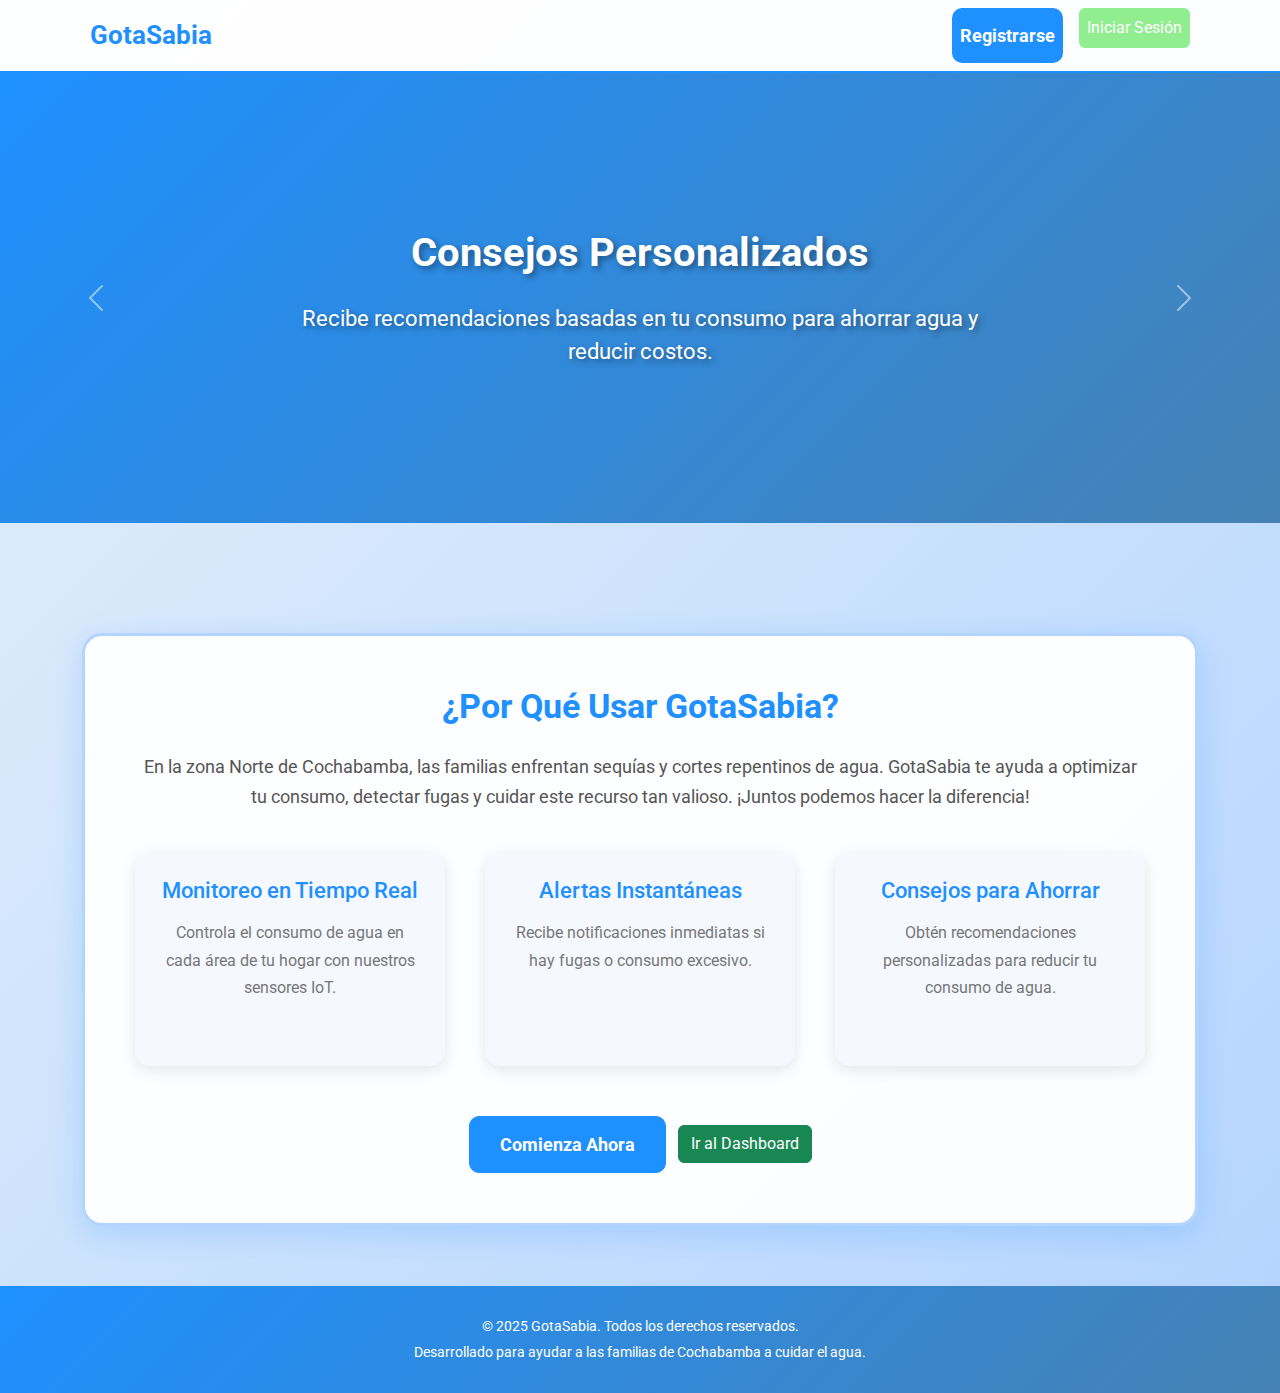
<file: index.html>
<!DOCTYPE html>
<html lang="es">

<head>
    <meta charset="UTF-8">
    <meta name="viewport" content="width=device-width, initial-scale=1.0">
    <title>Bienvenida - GotaSabia</title>
    <!-- Bootstrap CSS -->
    <link href="https://cdn.jsdelivr.net/npm/bootstrap@5.3.3/dist/css/bootstrap.min.css" rel="stylesheet"
        integrity="sha384-QWTKZyjpPEjISv5WaRU9OFeRpok6YctnYmDr5pNlyT2bRjXh0JMhjY6hW+ALEwIH" crossorigin="anonymous">
    <!-- Font Awesome para íconos -->
    <link rel="stylesheet" href="https://cdnjs.cloudflare.com/ajax/libs/font-awesome/6.5.2/css/all.min.css"
        integrity="sha512-SnH5WK+bZxgPHs44uWIX+LLJAJ9/2PkPKZ5QiAj6Ta86w+fsb2TkcmfRyVX3pBnMFcV7oQPJkl9QevSCWr3W6A=="
        crossorigin="anonymous" referrerpolicy="no-referrer" />
    <!-- CSS personalizado -->
    <link rel="stylesheet" href="index.css">
    <!-- Google Fonts -->
    <link href="https://fonts.googleapis.com/css2?family=Roboto:wght@400;700&display=swap" rel="stylesheet">
</head>

<body>
    <!-- Navbar -->
    <nav class="navbar navbar-expand-lg navbar-light bg-light shadow-sm">
        <div class="container">
            <a class="navbar-brand" href="#">
                <i class="fas fa-tint me-2"></i> GotaSabia
            </a>
            <button class="navbar-toggler" type="button" data-bs-toggle="collapse" data-bs-target="#navbarNav"
                aria-controls="navbarNav" aria-expanded="false" aria-label="Toggle navigation">
                <span class="navbar-toggler-icon"></span>
            </button>
            <div class="collapse navbar-collapse" id="navbarNav">
                <ul class="navbar-nav ms-auto">
                    <li class="nav-item">
                        <a class="nav-link btn btn-primary text-white mx-2" href="registro.html">Registrarse</a>
                    </li>
                    <li class="nav-item">
                        <a class="nav-link btn btn-success text-white mx-2" href="inicio-sesion.html">Iniciar Sesión</a>
                    </li>
                </ul>
            </div>
        </div>
    </nav>

    <!-- Carrusel -->
    <div id="welcomeCarousel" class="carousel slide" data-bs-ride="carousel">
        <div class="carousel-inner">
            <div class="carousel-item active">
                <div class="carousel-content">
                    <h1>¡Cuida el Agua con GotaSabia!</h1>
                    <p>En la zona Norte de Cochabamba, enfrentamos sequías y cortes de agua. Únete a nosotros para
                        optimizar tu consumo.</p>
                </div>
            </div>
            <div class="carousel-item">
                <div class="carousel-content">
                    <h1>Detecta Fugas al Instante</h1>
                    <p>Nuestros sensores IoT te alertan en tiempo real para que no desperdicies ni una gota.</p>
                </div>
            </div>
            <div class="carousel-item">
                <div class="carousel-content">
                    <h1>Consejos Personalizados</h1>
                    <p>Recibe recomendaciones basadas en tu consumo para ahorrar agua y reducir costos.</p>
                </div>
            </div>
        </div>
        <button class="carousel-control-prev" type="button" data-bs-target="#welcomeCarousel" data-bs-slide="prev">
            <span class="carousel-control-prev-icon" aria-hidden="true"></span>
            <span class="visually-hidden">Previous</span>
        </button>
        <button class="carousel-control-next" type="button" data-bs-target="#welcomeCarousel" data-bs-slide="next">
            <span class="carousel-control-next-icon" aria-hidden="true"></span>
            <span class="visually-hidden">Next</span>
        </button>
    </div>

    <!-- Sección de Introducción -->
    <section class="welcome-section">
        <div class="container">
            <div class="welcome-container">
                <h2>¿Por Qué Usar GotaSabia?</h2>
                <p>En la zona Norte de Cochabamba, las familias enfrentan sequías y cortes repentinos de agua. GotaSabia
                    te ayuda a optimizar tu consumo, detectar fugas y cuidar este recurso tan valioso. ¡Juntos podemos
                    hacer la diferencia!</p>
                <div class="features">
                    <div class="feature-item">
                        <i class="fas fa-water fa-2x"></i>
                        <h3>Monitoreo en Tiempo Real</h3>
                        <p>Controla el consumo de agua en cada área de tu hogar con nuestros sensores IoT.</p>
                    </div>
                    <div class="feature-item">
                        <i class="fas fa-exclamation-triangle fa-2x"></i>
                        <h3>Alertas Instantáneas</h3>
                        <p>Recibe notificaciones inmediatas si hay fugas o consumo excesivo.</p>
                    </div>
                    <div class="feature-item">
                        <i class="fas fa-lightbulb fa-2x"></i>
                        <h3>Consejos para Ahorrar</h3>
                        <p>Obtén recomendaciones personalizadas para reducir tu consumo de agua.</p>
                    </div>
                </div>
                <div class="cta">
                    <a href="registro.html" class="btn btn-primary">Comienza Ahora</a>
                    <a href="dashboard.html" class="btn btn-success ms-2">Ir al Dashboard</a>
                </div>

            </div>
        </div>
    </section>

    <!-- Footer -->
    <footer class="footer">
        <div class="container">
            <p>© 2025 GotaSabia. Todos los derechos reservados.</p>
            <p>Desarrollado para ayudar a las familias de Cochabamba a cuidar el agua.</p>
        </div>
    </footer>

    <!-- Bootstrap JS -->
    <script src="https://cdn.jsdelivr.net/npm/bootstrap@5.3.3/dist/js/bootstrap.bundle.min.js"
        integrity="sha384-YvpcrYf0tY3lHB60NNkmXc5s9fDVZLESaAA55NDzOxhy9GkcIdslK1eN7N6jIeHz"
        crossorigin="anonymous"></script>
</body>

</html>
</file>
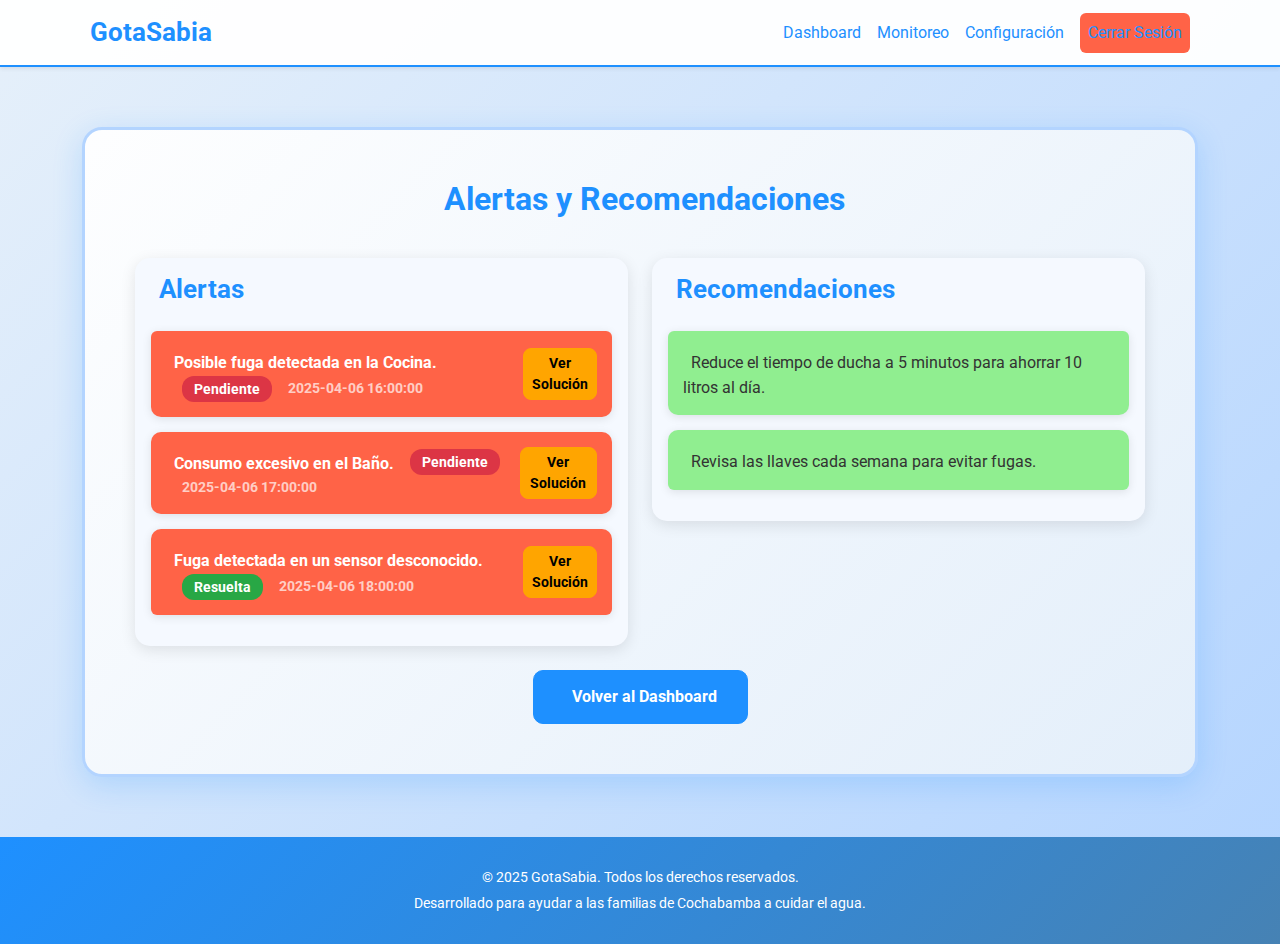
<file: alertas.html>
<!DOCTYPE html>
<html lang="es">
<head>
    <meta charset="UTF-8">
    <meta name="viewport" content="width=device-width, initial-scale=1.0">
    <title>Alertas y Recomendaciones - GotaSabia</title>
    <!-- Bootstrap CSS -->
    <link href="https://cdn.jsdelivr.net/npm/bootstrap@5.3.3/dist/css/bootstrap.min.css" rel="stylesheet" integrity="sha384-QWTKZyjpPEjISv5WaRU9OFeRpok6YctnYmDr5pNlyT2bRjXh0JMhjY6hW+ALEwIH" crossorigin="anonymous">
    <!-- Font Awesome para íconos -->
    <link rel="stylesheet" href="https://cdnjs.cloudflare.com/ajax/libs/font-awesome/6.5.2/css/all.min.css" integrity="sha512-SnH5WK+bZxgPHs44uWIX+LLJAJ9/2PkPKZ5QiAj6Ta86w+fsb2TkcmfRyVX3pBnMFcV7oQPJkl9QevSCWr3W6A==" crossorigin="anonymous" referrerpolicy="no-referrer" />
    <!-- CSS personalizado -->
    <link rel="stylesheet" href="alertas.css">
    <!-- Google Fonts -->
    <link href="https://fonts.googleapis.com/css2?family=Roboto:wght@400;700&display=swap" rel="stylesheet">
</head>
<body>
    <!-- Navbar -->
    <nav class="navbar navbar-expand-lg navbar-light bg-light shadow-sm">
        <div class="container">
            <a class="navbar-brand" href="dashboard.html">
                <i class="fas fa-tint me-2"></i> GotaSabia
            </a>
            <button class="navbar-toggler" type="button" data-bs-toggle="collapse" data-bs-target="#navbarNav" aria-controls="navbarNav" aria-expanded="false" aria-label="Toggle navigation">
                <span class="navbar-toggler-icon"></span>
            </button>
            <div class="collapse navbar-collapse" id="navbarNav">
                <ul class="navbar-nav ms-auto">
                    <li class="nav-item">
                        <a class="nav-link" href="dashboard.html">Dashboard</a>
                    </li>
                    <li class="nav-item">
                        <a class="nav-link" href="monitoreo.html">Monitoreo</a>
                    </li>
                    <li class="nav-item">
                        <a class="nav-link" href="configuracion.html">Configuración</a>
                    </li>
                    <li class="nav-item">
                        <a class="nav-link btn btn-danger text-white mx-2" href="bienvenida.html">Cerrar Sesión</a>
                    </li>
                </ul>
            </div>
        </div>
    </nav>

    <!-- Sección de Alertas y Recomendaciones -->
    <section class="alerts-section">
        <div class="container">
            <div class="alerts-container">
                <h2><i class="fas fa-bell me-2"></i> Alertas y Recomendaciones</h2>
                <div class="row">
                    <div class="col-md-6">
                        <div class="card mb-4">
                            <div class="card-body">
                                <h3><i class="fas fa-exclamation-triangle me-2"></i> Alertas</h3>
                                <ul class="list-group">
                                    <li class="list-group-item alert-item d-flex justify-content-between align-items-center">
                                        <div class="d-flex align-items-center flex-wrap">
                                            <span><i class="fas fa-exclamation-circle me-2"></i> Posible fuga detectada en la Cocina.</span>
                                            <span class="badge bg-danger ms-3">Pendiente</span>
                                            <small class="text-muted ms-3">2025-04-06 16:00:00</small>
                                        </div>
                                        <button class="btn btn-sm btn-warning">Ver Solución</button>
                                    </li>
                                    <li class="list-group-item alert-item d-flex justify-content-between align-items-center">
                                        <div class="d-flex align-items-center flex-wrap">
                                            <span><i class="fas fa-exclamation-circle me-2"></i> Consumo excesivo en el Baño.</span>
                                            <span class="badge bg-danger ms-3">Pendiente</span>
                                            <small class="text-muted ms-3">2025-04-06 17:00:00</small>
                                        </div>
                                        <button class="btn btn-sm btn-warning">Ver Solución</button>
                                    </li>
                                    <li class="list-group-item alert-item d-flex justify-content-between align-items-center">
                                        <div class="d-flex align-items-center flex-wrap">
                                            <span><i class="fas fa-exclamation-circle me-2"></i> Fuga detectada en un sensor desconocido.</span>
                                            <span class="badge bg-success ms-3">Resuelta</span>
                                            <small class="text-muted ms-3">2025-04-06 18:00:00</small>
                                        </div>
                                        <button class="btn btn-sm btn-warning">Ver Solución</button>
                                    </li>
                                </ul>
                            </div>
                        </div>
                    </div>
                    <div class="col-md-6">
                        <div class="card mb-4">
                            <div class="card-body">
                                <h3><i class="fas fa-lightbulb me-2"></i> Recomendaciones</h3>
                                <ul class="list-group">
                                    <li class="list-group-item tip-item">
                                        <i class="fas fa-lightbulb me-2"></i> Reduce el tiempo de ducha a 5 minutos para ahorrar 10 litros al día.
                                    </li>
                                    <li class="list-group-item tip-item">
                                        <i class="fas fa-lightbulb me-2"></i> Revisa las llaves cada semana para evitar fugas.
                                    </li>
                                </ul>
                            </div>
                        </div>
                    </div>
                </div>
                <div class="text-center">
                    <a href="dashboard.html" class="btn btn-primary"><i class="fas fa-arrow-left me-2"></i> Volver al Dashboard</a>
                </div>
            </div>
        </div>
    </section>

    <!-- Footer -->
    <footer class="footer">
        <div class="container">
            <p>© 2025 GotaSabia. Todos los derechos reservados.</p>
            <p>Desarrollado para ayudar a las familias de Cochabamba a cuidar el agua.</p>
        </div>
    </footer>

    <!-- Bootstrap JS -->
    <script src="https://cdn.jsdelivr.net/npm/bootstrap@5.3.3/dist/js/bootstrap.bundle.min.js" integrity="sha384-YvpcrYf0tY3lHB60NNkmXc5s9fDVZLESaAA55NDzOxhy9GkcIdslK1eN7N6jIeHz" crossorigin="anonymous"></script>
</body>
</html>
</file>
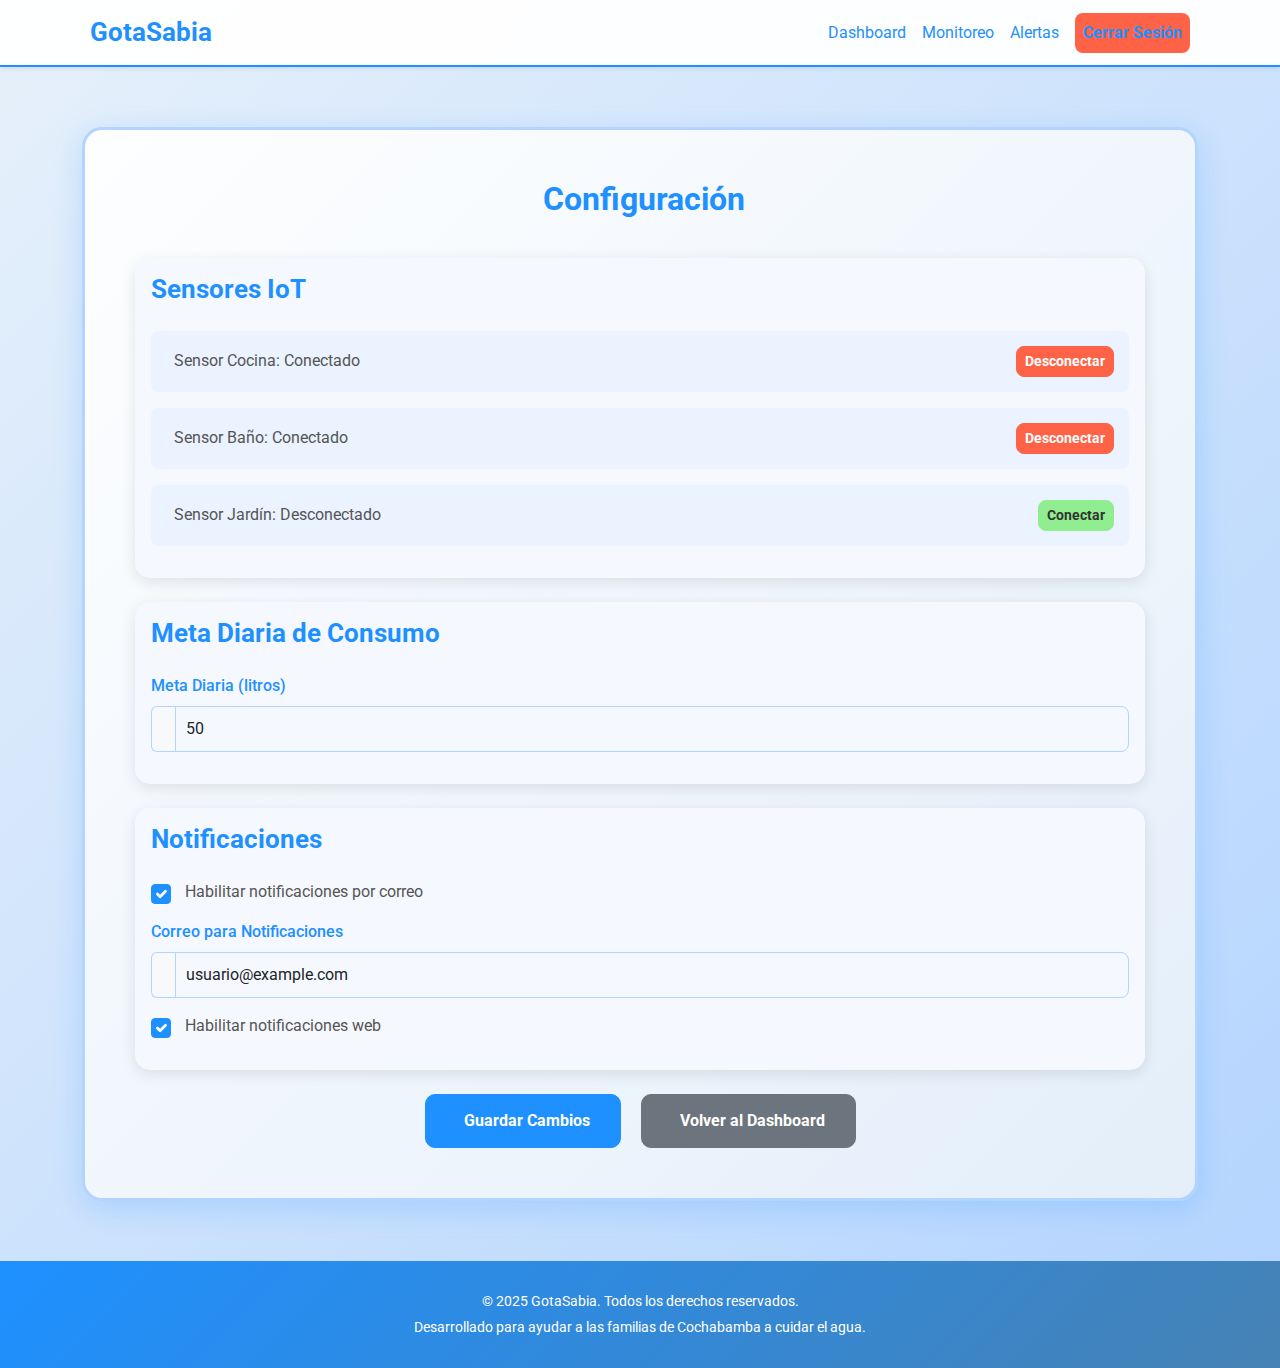
<file: configuracion.html>
<!DOCTYPE html>
<html lang="es">
<head>
    <meta charset="UTF-8">
    <meta name="viewport" content="width=device-width, initial-scale=1.0">
    <title>Configuración - GotaSabia</title>
    <!-- Bootstrap CSS -->
    <link href="https://cdn.jsdelivr.net/npm/bootstrap@5.3.3/dist/css/bootstrap.min.css" rel="stylesheet" integrity="sha384-QWTKZyjpPEjISv5WaRU9OFeRpok6YctnYmDr5pNlyT2bRjXh0JMhjY6hW+ALEwIH" crossorigin="anonymous">
    <!-- Font Awesome para íconos -->
    <link rel="stylesheet" href="https://cdnjs.cloudflare.com/ajax/libs/font-awesome/6.5.2/css/all.min.css" integrity="sha512-SnH5WK+bZxgPHs44uWIX+LLJAJ9/2PkPKZ5QiAj6Ta86w+fsb2TkcmfRyVX3pBnMFcV7oQPJkl9QevSCWr3W6A==" crossorigin="anonymous" referrerpolicy="no-referrer" />
    <!-- CSS personalizado -->
    <link rel="stylesheet" href="configuracion.css">
    <!-- Google Fonts -->
    <link href="https://fonts.googleapis.com/css2?family=Roboto:wght@400;700&display=swap" rel="stylesheet">
</head>
<body>
    <!-- Navbar -->
    <nav class="navbar navbar-expand-lg navbar-light bg-light shadow-sm">
        <div class="container">
            <a class="navbar-brand" href="dashboard.html">
                <i class="fas fa-tint me-2"></i> GotaSabia
            </a>
            <button class="navbar-toggler" type="button" data-bs-toggle="collapse" data-bs-target="#navbarNav" aria-controls="navbarNav" aria-expanded="false" aria-label="Toggle navigation">
                <span class="navbar-toggler-icon"></span>
            </button>
            <div class="collapse navbar-collapse" id="navbarNav">
                <ul class="navbar-nav ms-auto">
                    <li class="nav-item">
                        <a class="nav-link" href="dashboard.html">Dashboard</a>
                    </li>
                    <li class="nav-item">
                        <a class="nav-link" href="monitoreo.html">Monitoreo</a>
                    </li>
                    <li class="nav-item">
                        <a class="nav-link" href="alertas.html">Alertas</a>
                    </li>
                    <li class="nav-item">
                        <a class="nav-link btn btn-danger text-white mx-2" href="bienvenida.html">Cerrar Sesión</a>
                    </li>
                </ul>
            </div>
        </div>
    </nav>

    <!-- Sección de Configuración -->
    <section class="settings-section">
        <div class="container">
            <div class="settings-container">
                <h2><i class="fas fa-cog me-2"></i> Configuración</h2>
                <form>
                    <!-- Sensores IoT -->
                    <div class="card mb-4">
                        <div class="card-body">
                            <h3>Sensores IoT</h3>
                            <div class="sensor-list">
                                <div class="d-flex justify-content-between align-items-center mb-3">
                                    <span><i class="fas fa-sink me-2"></i> Sensor Cocina: Conectado</span>
                                    <button type="button" class="btn btn-sm btn-danger">Desconectar</button>
                                </div>
                                <div class="d-flex justify-content-between align-items-center mb-3">
                                    <span><i class="fas fa-shower me-2"></i> Sensor Baño: Conectado</span>
                                    <button type="button" class="btn btn-sm btn-danger">Desconectar</button>
                                </div>
                                <div class="d-flex justify-content-between align-items-center mb-3">
                                    <span><i class="fas fa-leaf me-2"></i> Sensor Jardín: Desconectado</span>
                                    <button type="button" class="btn btn-sm btn-success">Conectar</button>
                                </div>
                            </div>
                        </div>
                    </div>

                    <!-- Meta Diaria de Consumo -->
                    <div class="card mb-4">
                        <div class="card-body">
                            <h3>Meta Diaria de Consumo</h3>
                            <div class="mb-3">
                                <label for="daily-goal" class="form-label">Meta Diaria (litros)</label>
                                <div class="input-group">
                                    <span class="input-group-text bg-light"><i class="fas fa-tint"></i></span>
                                    <input type="number" class="form-control" id="daily-goal" value="50" min="0" step="1" required>
                                </div>
                            </div>
                        </div>
                    </div>

                    <!-- Notificaciones -->
                    <div class="card mb-4">
                        <div class="card-body">
                            <h3>Notificaciones</h3>
                            <div class="mb-3 form-check">
                                <input type="checkbox" class="form-check-input" id="email-notifications" name="notif_corre" value="1" checked onchange="toggleEmailField()">
                                <label class="form-check-label" for="email-notifications">Habilitar notificaciones por correo</label>
                            </div>
                            <div class="mb-3" id="email-field">
                                <label for="notification-email" class="form-label">Correo para Notificaciones</label>
                                <div class="input-group">
                                    <span class="input-group-text bg-light"><i class="fas fa-envelope"></i></span>
                                    <input type="email" class="form-control" id="notification-email" name="notification_email" placeholder="Ingresa el correo para notificaciones" value="usuario@example.com" required>
                                </div>
                            </div>
                            <div class="mb-3 form-check">
                                <input type="checkbox" class="form-check-input" id="web-notifications" name="notif_web" value="1" checked>
                                <label class="form-check-label" for="web-notifications">Habilitar notificaciones web</label>
                            </div>
                        </div>
                    </div>

                    <!-- Botones de Acción -->
                    <div class="text-center">
                        <button type="submit" class="btn btn-primary"><i class="fas fa-save me-2"></i> Guardar Cambios</button>
                        <a href="dashboard.html" class="btn btn-secondary ms-3"><i class="fas fa-arrow-left me-2"></i> Volver al Dashboard</a>
                    </div>
                </form>
            </div>
        </div>
    </section>

    <!-- Footer -->
    <footer class="footer">
        <div class="container">
            <p>© 2025 GotaSabia. Todos los derechos reservados.</p>
            <p>Desarrollado para ayudar a las familias de Cochabamba a cuidar el agua.</p>
        </div>
    </footer>

    <!-- Bootstrap JS -->
    <script src="https://cdn.jsdelivr.net/npm/bootstrap@5.3.3/dist/js/bootstrap.bundle.min.js" integrity="sha384-YvpcrYf0tY3lHB60NNkmXc5s9fDVZLESaAA55NDzOxhy9GkcIdslK1eN7N6jIeHz" crossorigin="anonymous"></script>
    <!-- Script para mostrar/ocultar el campo de correo -->
    <script>
        function toggleEmailField() {
            const emailField = document.getElementById('email-field');
            const emailCheckbox = document.getElementById('email-notifications');
            emailField.style.display = emailCheckbox.checked ? 'block' : 'none';
            // Ajustar el valor del checkbox a 1 o 0
            emailCheckbox.value = emailCheckbox.checked ? '1' : '0';
        }

        // Inicializar el estado del campo de correo al cargar la página
        document.addEventListener('DOMContentLoaded', toggleEmailField);

        // Ajustar el valor del checkbox de notificaciones web a 1 o 0
        const webCheckbox = document.getElementById('web-notifications');
        webCheckbox.addEventListener('change', function() {
            this.value = this.checked ? '1' : '0';
        });
    </script>
</body>
</html>
</file>
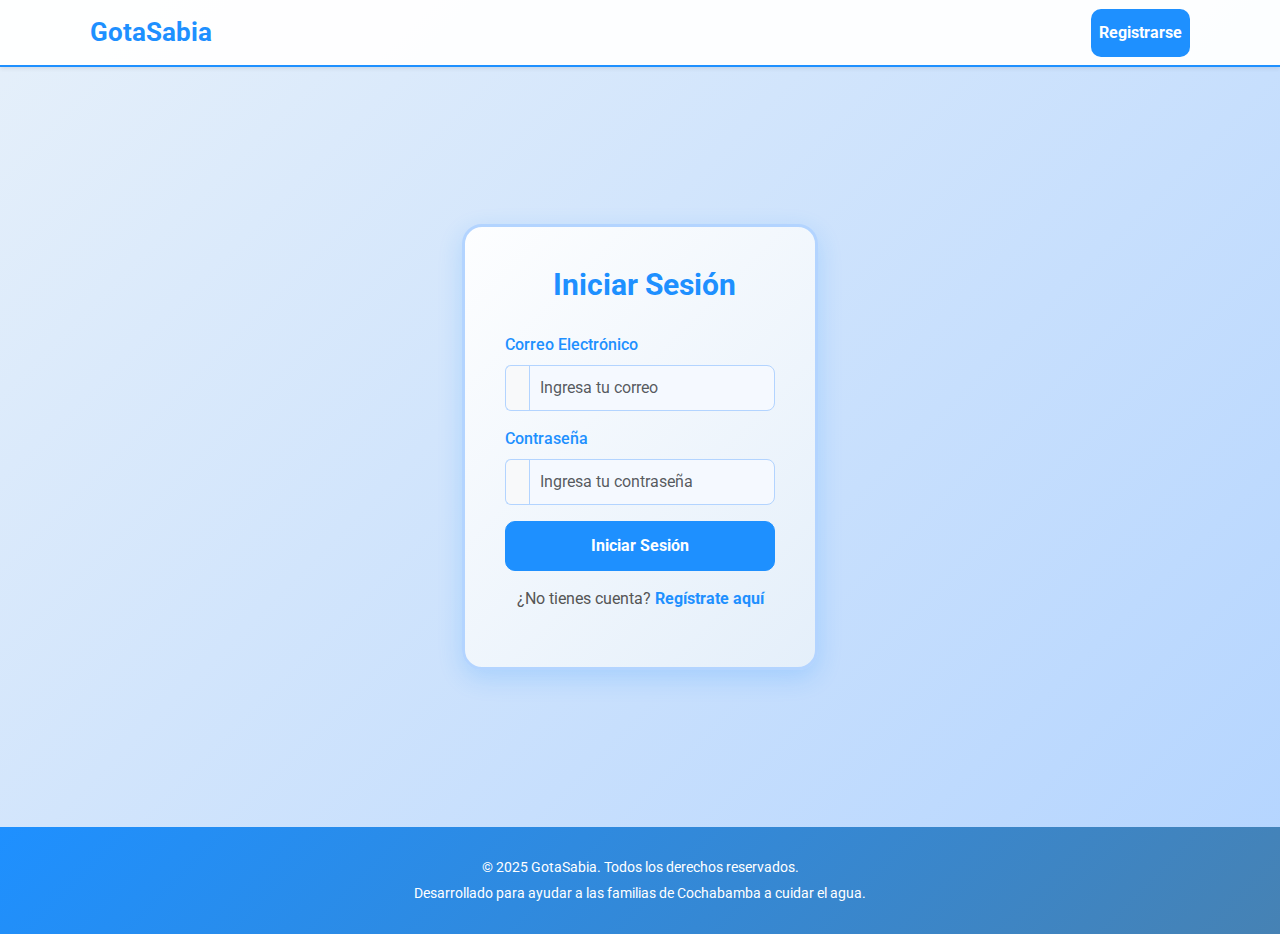
<file: inicio-sesion.html>
<!DOCTYPE html>
<html lang="es">
<head>
    <meta charset="UTF-8">
    <meta name="viewport" content="width=device-width, initial-scale=1.0">
    <title>Inicio de Sesión - GotaSabia</title>
    <!-- Bootstrap CSS -->
    <link href="https://cdn.jsdelivr.net/npm/bootstrap@5.3.3/dist/css/bootstrap.min.css" rel="stylesheet" integrity="sha384-QWTKZyjpPEjISv5WaRU9OFeRpok6YctnYmDr5pNlyT2bRjXh0JMhjY6hW+ALEwIH" crossorigin="anonymous">
    <!-- Font Awesome para íconos -->
    <link rel="stylesheet" href="https://cdnjs.cloudflare.com/ajax/libs/font-awesome/6.5.2/css/all.min.css" integrity="sha512-SnH5WK+bZxgPHs44uWIX+LLJAJ9/2PkPKZ5QiAj6Ta86w+fsb2TkcmfRyVX3pBnMFcV7oQPJkl9QevSCWr3W6A==" crossorigin="anonymous" referrerpolicy="no-referrer" />
    <!-- CSS personalizado -->
    <link rel="stylesheet" href="inicio-sesion.css">
    <!-- Google Fonts -->
    <link href="https://fonts.googleapis.com/css2?family=Roboto:wght@400;700&display=swap" rel="stylesheet">
</head>
<body>
    <!-- Navbar -->
    <nav class="navbar navbar-expand-lg navbar-light bg-light shadow-sm">
        <div class="container">
            <a class="navbar-brand" href="bienvenida.html">
                <i class="fas fa-tint me-2"></i> GotaSabia
            </a>
            <button class="navbar-toggler" type="button" data-bs-toggle="collapse" data-bs-target="#navbarNav" aria-controls="navbarNav" aria-expanded="false" aria-label="Toggle navigation">
                <span class="navbar-toggler-icon"></span>
            </button>
            <div class="collapse navbar-collapse" id="navbarNav">
                <ul class="navbar-nav ms-auto">
                    <li class="nav-item">
                        <a class="nav-link btn btn-primary text-white mx-2" href="registro.html">Registrarse</a>
                    </li>
                </ul>
            </div>
        </div>
    </nav>

    <!-- Sección de Inicio de Sesión -->
    <section class="login-section">
        <div class="container">
            <div class="row justify-content-center">
                <div class="col-md-6 col-lg-4">
                    <div class="login-container">
                        <h2><i class="fas fa-sign-in-alt me-2"></i> Iniciar Sesión</h2>
                        <form>
                            <div class="mb-3 position-relative">
                                <label for="login-email" class="form-label">Correo Electrónico</label>
                                <div class="input-group">
                                    <span class="input-group-text bg-light"><i class="fas fa-envelope"></i></span>
                                    <input type="email" class="form-control" id="login-email" placeholder="Ingresa tu correo" required>
                                </div>
                            </div>
                            <div class="mb-3 position-relative">
                                <label for="login-password" class="form-label">Contraseña</label>
                                <div class="input-group">
                                    <span class="input-group-text bg-light"><i class="fas fa-lock"></i></span>
                                    <input type="password" class="form-control" id="login-password" placeholder="Ingresa tu contraseña" required>
                                </div>
                            </div>
                            <button type="submit" class="btn btn-primary w-100">Iniciar Sesión</button>
                        </form>
                        <p class="mt-3 text-center">¿No tienes cuenta? <a href="registro.html" class="register-link">Regístrate aquí</a></p>
                    </div>
                </div>
            </div>
        </div>
    </section>

    <!-- Footer -->
    <footer class="footer">
        <div class="container">
            <p>© 2025 GotaSabia. Todos los derechos reservados.</p>
            <p>Desarrollado para ayudar a las familias de Cochabamba a cuidar el agua.</p>
        </div>
    </footer>

    <!-- Bootstrap JS -->
    <script src="https://cdn.jsdelivr.net/npm/bootstrap@5.3.3/dist/js/bootstrap.bundle.min.js" integrity="sha384-YvpcrYf0tY3lHB60NNkmXc5s9fDVZLESaAA55NDzOxhy9GkcIdslK1eN7N6jIeHz" crossorigin="anonymous"></script>
</body>
</html>
</file>
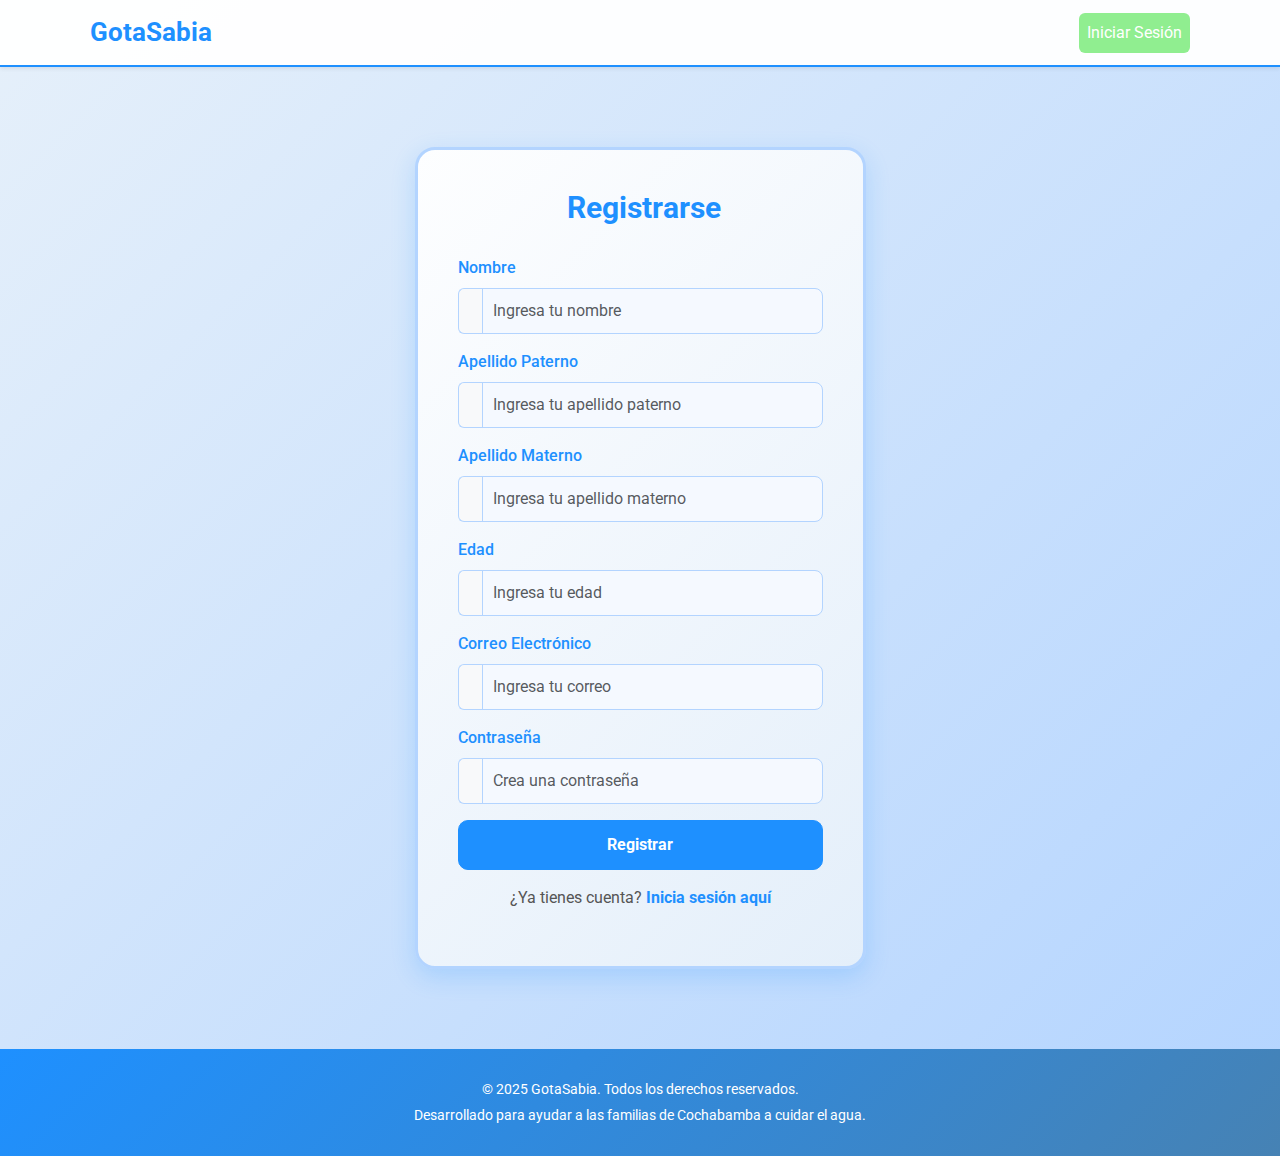
<file: registro.html>
<!DOCTYPE html>
<html lang="es">
<head>
    <meta charset="UTF-8">
    <meta name="viewport" content="width=device-width, initial-scale=1.0">
    <title>Registro - GotaSabia</title>
    <!-- Bootstrap CSS -->
    <link href="https://cdn.jsdelivr.net/npm/bootstrap@5.3.3/dist/css/bootstrap.min.css" rel="stylesheet" integrity="sha384-QWTKZyjpPEjISv5WaRU9OFeRpok6YctnYmDr5pNlyT2bRjXh0JMhjY6hW+ALEwIH" crossorigin="anonymous">
    <!-- Font Awesome para íconos -->
    <link rel="stylesheet" href="https://cdnjs.cloudflare.com/ajax/libs/font-awesome/6.5.2/css/all.min.css" integrity="sha512-SnH5WK+bZxgPHs44uWIX+LLJAJ9/2PkPKZ5QiAj6Ta86w+fsb2TkcmfRyVX3pBnMFcV7oQPJkl9QevSCWr3W6A==" crossorigin="anonymous" referrerpolicy="no-referrer" />
    <!-- CSS personalizado -->
    <link rel="stylesheet" href="registro.css">
    <!-- Google Fonts -->
    <link href="https://fonts.googleapis.com/css2?family=Roboto:wght@400;700&display=swap" rel="stylesheet">
</head>
<body>
    <!-- Navbar -->
    <nav class="navbar navbar-expand-lg navbar-light bg-light shadow-sm">
        <div class="container">
            <a class="navbar-brand" href="bienvenida.html">
                <i class="fas fa-tint me-2"></i> GotaSabia
            </a>
            <button class="navbar-toggler" type="button" data-bs-toggle="collapse" data-bs-target="#navbarNav" aria-controls="navbarNav" aria-expanded="false" aria-label="Toggle navigation">
                <span class="navbar-toggler-icon"></span>
            </button>
            <div class="collapse navbar-collapse" id="navbarNav">
                <ul class="navbar-nav ms-auto">
                    <li class="nav-item">
                        <a class="nav-link btn btn-success text-white mx-2" href="inicio-sesion.html">Iniciar Sesión</a>
                    </li>
                </ul>
            </div>
        </div>
    </nav>

    <!-- Sección de Registro -->
    <section class="register-section">
        <div class="container">
            <div class="row justify-content-center">
                <div class="col-md-6 col-lg-5">
                    <div class="register-container">
                        <h2><i class="fas fa-user-plus me-2"></i> Registrarse</h2>
                        <form>
                            <div class="mb-3 position-relative">
                                <label for="reg-firstname" class="form-label">Nombre</label>
                                <div class="input-group">
                                    <span class="input-group-text bg-light"><i class="fas fa-user"></i></span>
                                    <input type="text" class="form-control" id="reg-firstname" placeholder="Ingresa tu nombre" required>
                                </div>
                            </div>
                            <div class="mb-3 position-relative">
                                <label for="reg-lastname-paternal" class="form-label">Apellido Paterno</label>
                                <div class="input-group">
                                    <span class="input-group-text bg-light"><i class="fas fa-user"></i></span>
                                    <input type="text" class="form-control" id="reg-lastname-paternal" placeholder="Ingresa tu apellido paterno" required>
                                </div>
                            </div>
                            <div class="mb-3 position-relative">
                                <label for="reg-lastname-maternal" class="form-label">Apellido Materno</label>
                                <div class="input-group">
                                    <span class="input-group-text bg-light"><i class="fas fa-user"></i></span>
                                    <input type="text" class="form-control" id="reg-lastname-maternal" placeholder="Ingresa tu apellido materno" required>
                                </div>
                            </div>
                            <div class="mb-3 position-relative">
                                <label for="reg-age" class="form-label">Edad</label>
                                <div class="input-group">
                                    <span class="input-group-text bg-light"><i class="fas fa-calendar-alt"></i></span>
                                    <input type="number" class="form-control" id="reg-age" placeholder="Ingresa tu edad" min="0" required>
                                </div>
                            </div>
                            <div class="mb-3 position-relative">
                                <label for="reg-email" class="form-label">Correo Electrónico</label>
                                <div class="input-group">
                                    <span class="input-group-text bg-light"><i class="fas fa-envelope"></i></span>
                                    <input type="email" class="form-control" id="reg-email" placeholder="Ingresa tu correo" required>
                                </div>
                            </div>
                            <div class="mb-3 position-relative">
                                <label for="reg-password" class="form-label">Contraseña</label>
                                <div class="input-group">
                                    <span class="input-group-text bg-light"><i class="fas fa-lock"></i></span>
                                    <input type="password" class="form-control" id="reg-password" placeholder="Crea una contraseña" required>
                                </div>
                            </div>
                            <button type="submit" class="btn btn-primary w-100">Registrar</button>
                        </form>
                        <p class="mt-3 text-center">¿Ya tienes cuenta? <a href="inicio-sesion.html" class="login-link">Inicia sesión aquí</a></p>
                    </div>
                </div>
            </div>
        </div>
    </section>

    <!-- Footer -->
    <footer class="footer">
        <div class="container">
            <p>© 2025 GotaSabia. Todos los derechos reservados.</p>
            <p>Desarrollado para ayudar a las familias de Cochabamba a cuidar el agua.</p>
        </div>
    </footer>

    <!-- Bootstrap JS -->
    <script src="https://cdn.jsdelivr.net/npm/bootstrap@5.3.3/dist/js/bootstrap.bundle.min.js" integrity="sha384-YvpcrYf0tY3lHB60NNkmXc5s9fDVZLESaAA55NDzOxhy9GkcIdslK1eN7N6jIeHz" crossorigin="anonymous"></script>
</body>
</html>
</file>
<file: index.css>
* {
    margin: 0;
    padding: 0;
    box-sizing: border-box;
    font-family: 'Roboto', sans-serif;
}

body {
    background: linear-gradient(135deg, #E6F0FA 0%, #B3D4FF 100%);
    position: relative;
    overflow-x: hidden;
}

/* Estilos del Navbar */
.navbar {
    background-color: rgba(255, 255, 255, 0.95) !important;
    border-bottom: 2px solid #1E90FF;
    box-shadow: 0 2px 10px rgba(30, 144, 255, 0.1);
}

.navbar-brand {
    font-size: 26px;
    font-weight: bold;
    color: #1E90FF !important;
}

.navbar-brand i {
    color: #1E90FF;
}

.nav-link.btn-primary {
    background-color: #1E90FF;
    border-color: #1E90FF;
    transition: background-color 0.3s ease, transform 0.1s ease;
}

.nav-link.btn-primary:hover {
    background-color: #187BCD;
    transform: scale(1.05);
}

.nav-link.btn-success {
    background-color: #90EE90;
    border-color: #90EE90;
    color: #333;
    transition: background-color 0.3s ease, transform 0.1s ease;
}

.nav-link.btn-success:hover {
    background-color: #77DD77;
    transform: scale(1.05);
}

/* Estilos del Carrusel */
.carousel {
    margin-bottom: 50px;
}

.carousel-item {
    height: 450px;
    background: linear-gradient(135deg, #1E90FF 0%, #4682B4 100%);
    display: flex;
    justify-content: center;
    align-items: center;
    text-align: center;
}

.carousel-content {
    color: white;
    text-shadow: 3px 3px 6px rgba(0, 0, 0, 0.4);
}

.carousel-content h1 {
    font-size: 40px;
    margin-bottom: 25px;
    font-weight: bold;
}

.carousel-content p {
    font-size: 22px;
    max-width: 700px;
    margin: 0 auto;
    line-height: 1.5;
}

/* Sección de Introducción */
.welcome-section {
    padding: 60px 0;
}

.welcome-container {
    background-color: rgba(255, 255, 255, 0.95);
    padding: 50px;
    border-radius: 20px;
    box-shadow: 0 8px 30px rgba(30, 144, 255, 0.2);
    border: 3px solid #B3D4FF;
    text-align: center;
    transition: transform 0.3s ease;
}

.welcome-container:hover {
    transform: translateY(-5px);
}

.welcome-container h2 {
    font-size: 34px;
    color: #1E90FF;
    margin-bottom: 25px;
    font-weight: bold;
}

.welcome-container p {
    font-size: 18px;
    line-height: 1.7;
    color: #555;
    margin-bottom: 40px;
}

.features {
    display: flex;
    flex-wrap: wrap;
    justify-content: center;
    gap: 40px;
    margin-bottom: 50px;
}

.feature-item {
    flex: 1;
    min-width: 280px;
    text-align: center;
    padding: 25px;
    background-color: #F5F9FF;
    border-radius: 15px;
    box-shadow: 0 4px 15px rgba(0, 0, 0, 0.1);
    transition: transform 0.3s ease, background-color 0.3s ease;
}

.feature-item:hover {
    transform: translateY(-10px);
    background-color: #E6F0FA;
}

.feature-item i {
    margin-bottom: 20px;
}

.feature-item i.fa-water {
    color: #1E90FF;
}

.feature-item i.fa-exclamation-triangle {
    color: #FFA500;
}

.feature-item i.fa-lightbulb {
    color: #90EE90;
}

.feature-item h3 {
    font-size: 22px;
    color: #1E90FF;
    margin-bottom: 15px;
}

.feature-item p {
    font-size: 16px;
    color: #777;
}

.cta {
    margin-top: 30px;
}

.btn-primary {
    background-color: #1E90FF;
    border-color: #1E90FF;
    padding: 14px 30px;
    font-size: 18px;
    font-weight: bold;
    border-radius: 10px;
    transition: background-color 0.3s ease, transform 0.1s ease;
}

.btn-primary:hover {
    background-color: #187BCD;
    transform: scale(1.05);
}

/* Footer */
.footer {
    background: linear-gradient(135deg, #1E90FF 0%, #4682B4 100%);
    color: white;
    padding: 25px 0;
    text-align: center;
    position: relative;
    bottom: 0;
    width: 100%;
}

.footer p {
    margin: 5px 0;
    font-size: 14px;
}
</file>
<file: alertas.css>
* {
    margin: 0;
    padding: 0;
    box-sizing: border-box;
    font-family: 'Roboto', sans-serif;
}

body {
    background: linear-gradient(135deg, #E6F0FA 0%, #B3D4FF 100%);
}

/* Estilos del Navbar */
.navbar {
    background-color: rgba(255, 255, 255, 0.95) !important;
    border-bottom: 2px solid #1E90FF;
    box-shadow: 0 2px 10px rgba(30, 144, 255, 0.1);
}

.navbar-brand {
    font-size: 26px;
    font-weight: bold;
    color: #1E90FF !important;
}

.navbar-brand i {
    color: #1E90FF;
}

.nav-link {
    font-size: 16px;
    color: #1E90FF !important;
    transition: color 0.3s ease;
}

.nav-link:hover {
    color: #187BCD !important;
}

.nav-link.btn-danger {
    background-color: #FF6347;
    border-color: #FF6347;
    transition: background-color 0.3s ease, transform 0.1s ease;
}

.nav-link.btn-danger:hover {
    background-color: #FF4500;
    transform: scale(1.05);
}

/* Sección de Alertas */
.alerts-section {
    padding: 60px 0;
    min-height: calc(100vh - 140px);
}

.alerts-container {
    background: linear-gradient(135deg, rgba(255, 255, 255, 0.95) 0%, rgba(230, 240, 250, 0.95) 100%);
    padding: 50px;
    border-radius: 20px;
    box-shadow: 0 8px 30px rgba(30, 144, 255, 0.2);
    border: 3px solid #B3D4FF;
    transition: transform 0.3s ease;
}

.alerts-container:hover {
    transform: translateY(-5px);
}

.alerts-container h2 {
    font-size: 32px;
    color: #1E90FF;
    margin-bottom: 40px;
    text-align: center;
    font-weight: bold;
}

.alerts-container h2 i {
    color: #1E90FF;
}

.card {
    border: none;
    border-radius: 15px;
    box-shadow: 0 4px 15px rgba(0, 0, 0, 0.1);
    background-color: #F5F9FF;
    transition: transform 0.3s ease;
}

.card:hover {
    transform: translateY(-5px);
}

.card h3 {
    font-size: 26px;
    color: #1E90FF;
    margin-bottom: 25px;
    font-weight: bold;
}

.card h3 i {
    color: #1E90FF;
}

.list-group-item {
    border: none;
    border-radius: 10px;
    margin-bottom: 15px;
    padding: 15px;
    font-size: 16px;
    transition: transform 0.3s ease, background-color 0.3s ease;
}

.list-group-item:hover {
    transform: translateY(-3px);
}

.alert-item {
    background-color: #FF6347;
    color: white;
    font-weight: bold;
    box-shadow: 0 2px 10px rgba(0, 0, 0, 0.1);
}

.alert-item i {
    color: white;
    font-size: 20px;
}

.alert-item .badge {
    font-size: 14px;
    padding: 6px 12px;
    border-radius: 12px;
}

.alert-item .badge.bg-danger {
    background-color: #DC3545 !important;
}

.alert-item .badge.bg-success {
    background-color: #28A745 !important;
}

.alert-item .text-muted {
    font-size: 14px;
    color: rgba(255, 255, 255, 0.7) !important;
}

.alert-item .btn-warning {
    background-color: #FFA500;
    border-color: #FFA500;
    font-weight: bold;
    border-radius: 8px;
    transition: background-color 0.3s ease, transform 0.1s ease;
}

.alert-item .btn-warning:hover {
    background-color: #FF8C00;
    transform: scale(1.05);
}

.tip-item {
    background-color: #90EE90;
    color: #333;
    box-shadow: 0 2px 10px rgba(0, 0, 0, 0.1);
}

.tip-item i {
    color: #2E8B57;
    font-size: 20px;
}

.btn-primary {
    background-color: #1E90FF;
    border-color: #1E90FF;
    padding: 14px 30px;
    font-size: 16px;
    font-weight: bold;
    border-radius: 10px;
    transition: background-color 0.3s ease, transform 0.1s ease;
}

.btn-primary:hover {
    background-color: #187BCD;
    transform: scale(1.05);
}

/* Footer */
.footer {
    background: linear-gradient(135deg, #1E90FF 0%, #4682B4 100%);
    color: white;
    padding: 25px 0;
    text-align: center;
    position: relative;
    bottom: 0;
    width: 100%;
}

.footer p {
    margin: 5px 0;
    font-size: 14px;
}
</file>
<file: configuracion.css>
* {
    margin: 0;
    padding: 0;
    box-sizing: border-box;
    font-family: 'Roboto', sans-serif;
}

body {
    background: linear-gradient(135deg, #E6F0FA 0%, #B3D4FF 100%);
}

/* Estilos del Navbar */
.navbar {
    background-color: rgba(255, 255, 255, 0.95) !important;
    border-bottom: 2px solid #1E90FF;
    box-shadow: 0 2px 10px rgba(30, 144, 255, 0.1);
}

.navbar-brand {
    font-size: 26px;
    font-weight: bold;
    color: #1E90FF !important;
}

.navbar-brand i {
    color: #1E90FF;
}

.nav-link {
    font-size: 16px;
    color: #1E90FF !important;
    transition: color 0.3s ease;
}

.nav-link:hover {
    color: #187BCD !important;
}

.nav-link.btn-danger {
    background-color: #FF6347;
    border-color: #FF6347;
    transition: background-color 0.3s ease, transform 0.1s ease;
}

.nav-link.btn-danger:hover {
    background-color: #FF4500;
    transform: scale(1.05);
}

/* Sección de Configuración */
.settings-section {
    padding: 60px 0;
    min-height: calc(100vh - 140px);
}

.settings-container {
    background: linear-gradient(135deg, rgba(255, 255, 255, 0.95) 0%, rgba(230, 240, 250, 0.95) 100%);
    padding: 50px;
    border-radius: 20px;
    box-shadow: 0 8px 30px rgba(30, 144, 255, 0.2);
    border: 3px solid #B3D4FF;
    transition: transform 0.3s ease;
}

.settings-container:hover {
    transform: translateY(-5px);
}

.settings-container h2 {
    font-size: 32px;
    color: #1E90FF;
    margin-bottom: 40px;
    text-align: center;
    font-weight: bold;
}

.settings-container h2 i {
    color: #1E90FF;
}

.card {
    border: none;
    border-radius: 15px;
    box-shadow: 0 4px 15px rgba(0, 0, 0, 0.1);
    background-color: #F5F9FF;
    transition: transform 0.3s ease;
}

.card:hover {
    transform: translateY(-5px);
}

.card h3 {
    font-size: 26px;
    color: #1E90FF;
    margin-bottom: 25px;
    font-weight: bold;
}

/* Estilos para Sensores IoT */
.sensor-list div {
    background-color: rgba(30, 144, 255, 0.05);
    padding: 15px;
    border-radius: 8px;
    margin-bottom: 15px;
    transition: background-color 0.3s ease;
}

.sensor-list div:hover {
    background-color: rgba(30, 144, 255, 0.1);
}

.sensor-list span {
    font-size: 16px;
    color: #555;
}

.sensor-list i {
    color: #1E90FF;
}

.btn-danger {
    background-color: #FF6347;
    border-color: #FF6347;
    font-weight: bold;
    border-radius: 8px;
    transition: background-color 0.3s ease, transform 0.1s ease;
}

.btn-danger:hover {
    background-color: #FF4500;
    transform: scale(1.05);
}

.btn-success {
    background-color: #90EE90;
    border-color: #90EE90;
    color: #333;
    font-weight: bold;
    border-radius: 8px;
    transition: background-color 0.3s ease, transform 0.1s ease;
}

.btn-success:hover {
    background-color: #77DD77;
    transform: scale(1.05);
}

/* Estilos para Campos de Formulario (Meta Diaria y Notificaciones) */
.form-label {
    font-size: 16px;
    color: #1E90FF;
    font-weight: 500;
}

.input-group-text {
    background-color: #F5F9FF;
    border: 1px solid #B3D4FF;
    border-right: none;
    color: #1E90FF;
}

.form-control {
    border: 1px solid #B3D4FF;
    border-radius: 0 8px 8px 0;
    font-size: 16px;
    padding: 10px;
    background-color: #F5F9FF;
    transition: border-color 0.3s ease, box-shadow 0.3s ease;
}

.form-control:focus {
    border-color: #1E90FF;
    box-shadow: 0 0 8px rgba(30, 144, 255, 0.3);
    outline: none;
}

/* Estilos para Notificaciones */
.form-check {
    margin-bottom: 20px;
}

.form-check-input {
    border: 1px solid #B3D4FF;
    width: 20px;
    height: 20px;
    transition: border-color 0.3s ease, box-shadow 0.3s ease;
}

.form-check-input:checked {
    background-color: #1E90FF;
    border-color: #1E90FF;
}

.form-check-input:focus {
    border-color: #1E90FF;
    box-shadow: 0 0 8px rgba(30, 144, 255, 0.3);
    outline: none;
}

.form-check-label {
    font-size: 16px;
    color: #555;
    margin-left: 10px;
}

#email-field {
    transition: opacity 0.3s ease;
}

/* Botones de Acción */
.btn-primary {
    background-color: #1E90FF;
    border-color: #1E90FF;
    padding: 14px 30px;
    font-size: 16px;
    font-weight: bold;
    border-radius: 10px;
    transition: background-color 0.3s ease, transform 0.1s ease;
}

.btn-primary:hover {
    background-color: #187BCD;
    transform: scale(1.05);
}

.btn-secondary {
    background-color: #6C757D;
    border-color: #6C757D;
    padding: 14px 30px;
    font-size: 16px;
    font-weight: bold;
    border-radius: 10px;
    transition: background-color 0.3s ease, transform 0.1s ease;
}

.btn-secondary:hover {
    background-color: #5A6268;
    transform: scale(1.05);
}

/* Footer */
.footer {
    background: linear-gradient(135deg, #1E90FF 0%, #4682B4 100%);
    color: white;
    padding: 25px 0;
    text-align: center;
    position: relative;
    bottom: 0;
    width: 100%;
}

.footer p {
    margin: 5px 0;
    font-size: 14px;
}
</file>
<file: inicio-sesion.css>
* {
    margin: 0;
    padding: 0;
    box-sizing: border-box;
    font-family: 'Roboto', sans-serif;
}

body {
    background: linear-gradient(135deg, #E6F0FA 0%, #B3D4FF 100%);
    position: relative;
    min-height: 100vh;
}

/* Estilos del Navbar */
.navbar {
    background-color: rgba(255, 255, 255, 0.95) !important;
    border-bottom: 2px solid #1E90FF;
    box-shadow: 0 2px 10px rgba(30, 144, 255, 0.1);
}

.navbar-brand {
    font-size: 26px;
    font-weight: bold;
    color: #1E90FF !important;
}

.navbar-brand i {
    color: #1E90FF;
}

.nav-link.btn-primary {
    background-color: #1E90FF;
    border-color: #1E90FF;
    transition: background-color 0.3s ease, transform 0.1s ease;
}

.nav-link.btn-primary:hover {
    background-color: #187BCD;
    transform: scale(1.05);
}

/* Sección de Inicio de Sesión */
.login-section {
    padding: 80px 0;
    min-height: calc(100vh - 140px);
    display: flex;
    align-items: center;
}

.login-container {
    background: linear-gradient(135deg, rgba(255, 255, 255, 0.95) 0%, rgba(230, 240, 250, 0.95) 100%);
    padding: 40px;
    border-radius: 20px;
    box-shadow: 0 8px 25px rgba(30, 144, 255, 0.2);
    border: 3px solid #B3D4FF;
    transition: transform 0.3s ease;
}

.login-container:hover {
    transform: translateY(-5px);
}

.login-container h2 {
    font-size: 30px;
    color: #1E90FF;
    margin-bottom: 30px;
    text-align: center;
    font-weight: bold;
}

.login-container h2 i {
    color: #1E90FF;
}

.form-label {
    font-size: 16px;
    color: #1E90FF;
    font-weight: 500;
}

.input-group-text {
    background-color: #F5F9FF;
    border: 1px solid #B3D4FF;
    border-right: none;
    color: #1E90FF;
}

.form-control {
    border: 1px solid #B3D4FF;
    border-radius: 0 8px 8px 0;
    font-size: 16px;
    padding: 10px;
    background-color: #F5F9FF;
    transition: border-color 0.3s ease, box-shadow 0.3s ease;
}

.form-control:focus {
    border-color: #1E90FF;
    box-shadow: 0 0 8px rgba(30, 144, 255, 0.3);
    outline: none;
}

.btn-primary {
    background-color: #1E90FF;
    border-color: #1E90FF;
    padding: 12px;
    font-size: 16px;
    font-weight: bold;
    border-radius: 10px;
    transition: background-color 0.3s ease, transform 0.1s ease;
}

.btn-primary:hover {
    background-color: #187BCD;
    transform: scale(1.05);
}

.login-container p {
    font-size: 16px;
    color: #555;
}

.register-link {
    color: #1E90FF;
    font-weight: bold;
    text-decoration: none;
    transition: color 0.3s ease;
}

.register-link:hover {
    color: #187BCD;
    text-decoration: underline;
}

/* Footer */
.footer {
    background: linear-gradient(135deg, #1E90FF 0%, #4682B4 100%);
    color: white;
    padding: 25px 0;
    text-align: center;
    position: relative;
    bottom: 0;
    width: 100%;
}

.footer p {
    margin: 5px 0;
    font-size: 14px;
}
</file>
<file: registro.css>
* {
    margin: 0;
    padding: 0;
    box-sizing: border-box;
    font-family: 'Roboto', sans-serif;
}

body {
    background: linear-gradient(135deg, #E6F0FA 0%, #B3D4FF 100%);
    position: relative;
    min-height: 100vh;
}

/* Estilos del Navbar */
.navbar {
    background-color: rgba(255, 255, 255, 0.95) !important;
    border-bottom: 2px solid #1E90FF;
    box-shadow: 0 2px 10px rgba(30, 144, 255, 0.1);
}

.navbar-brand {
    font-size: 26px;
    font-weight: bold;
    color: #1E90FF !important;
}

.navbar-brand i {
    color: #1E90FF;
}

.nav-link.btn-success {
    background-color: #90EE90;
    border-color: #90EE90;
    color: #333;
    transition: background-color 0.3s ease, transform 0.1s ease;
}

.nav-link.btn-success:hover {
    background-color: #77DD77;
    transform: scale(1.05);
}

/* Sección de Registro */
.register-section {
    padding: 80px 0;
    min-height: calc(100vh - 140px);
    display: flex;
    align-items: center;
}

.register-container {
    background: linear-gradient(135deg, rgba(255, 255, 255, 0.95) 0%, rgba(230, 240, 250, 0.95) 100%);
    padding: 40px;
    border-radius: 20px;
    box-shadow: 0 8px 25px rgba(30, 144, 255, 0.2);
    border: 3px solid #B3D4FF;
    transition: transform 0.3s ease;
}

.register-container:hover {
    transform: translateY(-5px);
}

.register-container h2 {
    font-size: 30px;
    color: #1E90FF;
    margin-bottom: 30px;
    text-align: center;
    font-weight: bold;
}

.register-container h2 i {
    color: #1E90FF;
}

.form-label {
    font-size: 16px;
    color: #1E90FF;
    font-weight: 500;
}

.input-group-text {
    background-color: #F5F9FF;
    border: 1px solid #B3D4FF;
    border-right: none;
    color: #1E90FF;
}

.form-control {
    border: 1px solid #B3D4FF;
    border-radius: 0 8px 8px 0;
    font-size: 16px;
    padding: 10px;
    background-color: #F5F9FF;
    transition: border-color 0.3s ease, box-shadow 0.3s ease;
}

.form-control:focus {
    border-color: #1E90FF;
    box-shadow: 0 0 8px rgba(30, 144, 255, 0.3);
    outline: none;
}

.btn-primary {
    background-color: #1E90FF;
    border-color: #1E90FF;
    padding: 12px;
    font-size: 16px;
    font-weight: bold;
    border-radius: 10px;
    transition: background-color 0.3s ease, transform 0.1s ease;
}

.btn-primary:hover {
    background-color: #187BCD;
    transform: scale(1.05);
}

.register-container p {
    font-size: 16px;
    color: #555;
}

.login-link {
    color: #1E90FF;
    font-weight: bold;
    text-decoration: none;
    transition: color 0.3s ease;
}

.login-link:hover {
    color: #187BCD;
    text-decoration: underline;
}

/* Footer */
.footer {
    background: linear-gradient(135deg, #1E90FF 0%, #4682B4 100%);
    color: white;
    padding: 25px 0;
    text-align: center;
    position: relative;
    bottom: 0;
    width: 100%;
}

.footer p {
    margin: 5px 0;
    font-size: 14px;
}
</file>
